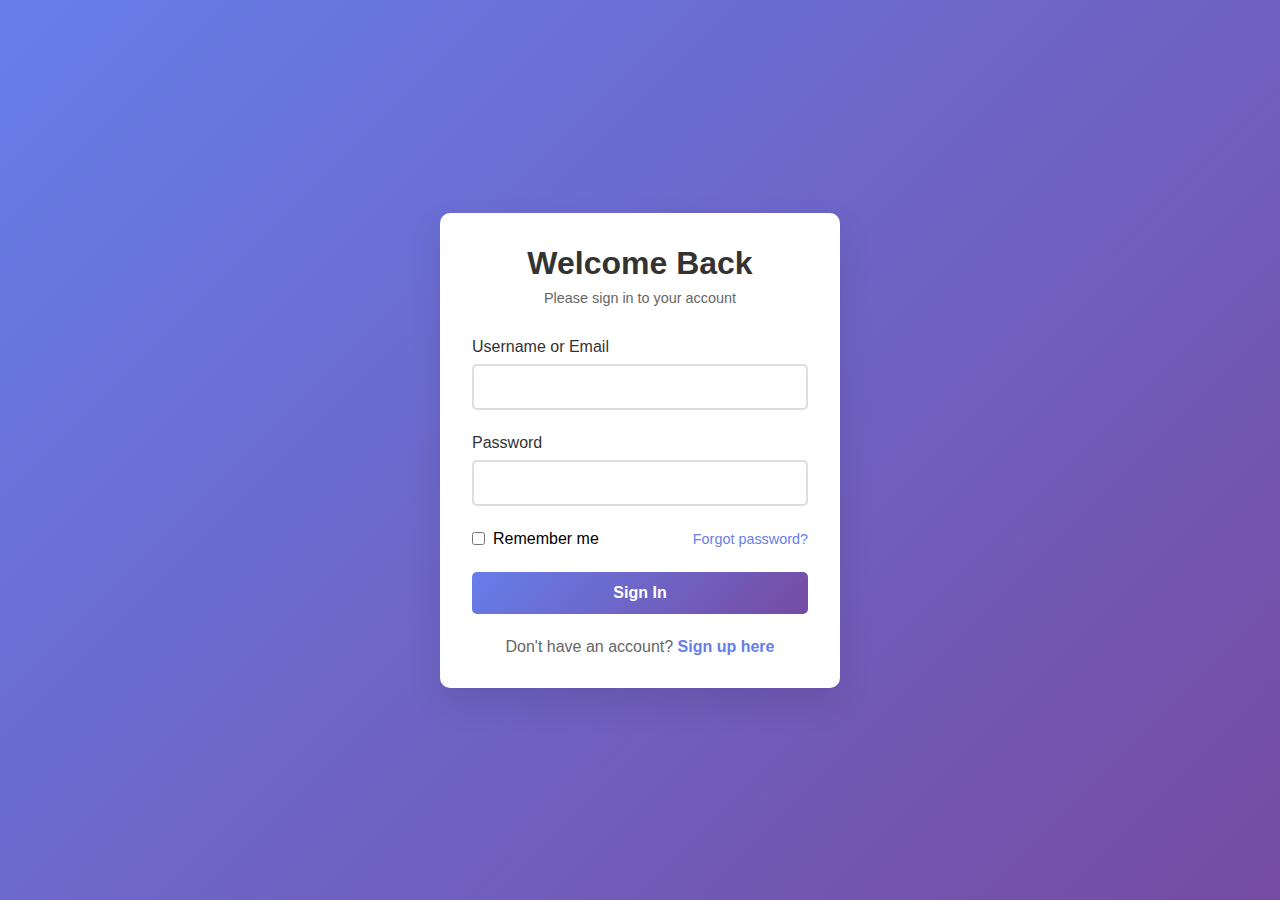
<file: index.html>
<!DOCTYPE html>
<html lang="en">
<head>
    <meta charset="UTF-8">
    <meta name="viewport" content="width=device-width, initial-scale=1.0">
    <title>Login Form</title>
    <link rel="stylesheet" href="index.css">
</head>
<body>
    <div class="login-container">
        <div class="login-header">
            <h1>Welcome Back</h1>
            <p>Please sign in to your account</p>
        </div>

        <div class="error-message" id="errorMessage">
            Invalid username or password. Please try again.
        </div>

        <form id="loginForm">
            <div class="form-group">
                <label for="username">Username or Email</label>
                <input type="text" id="username" name="username" required>
            </div>

            <div class="form-group">
                <label for="password">Password</label>
                <input type="password" id="password" name="password" required>
            </div>

            <div class="form-options">
                <div class="remember-me">
                    <input type="checkbox" id="remember" name="remember">
                    <label for="remember">Remember me</label>
                </div>
                <a href="#" class="forgot-password">Forgot password?</a>
            </div>

            <button type="submit" class="login-btn">Sign In</button>
        </form>

        <div class="signup-link">
            Don't have an account? <a href="signup.html">Sign up here</a>
        </div>
    </div>

    <script>
        document.getElementById('loginForm').addEventListener('submit', function(e) {
            e.preventDefault();
            
            const username = document.getElementById('username').value;
            const password = document.getElementById('password').value;
            const errorMessage = document.getElementById('errorMessage');

            // Simple validation (you would replace this with actual authentication)
            if (username.trim() === '' || password.trim() === '') {
                errorMessage.textContent = 'Please fill in all fields.';
                errorMessage.style.display = 'block';
                return;
            }

            if (username === 'admin' && password === 'password') {
                alert('Login successful!');
                errorMessage.style.display = 'none';
                // Redirect or perform login action here
            } else {
                errorMessage.textContent = 'Invalid username or password. Please try again.';
                errorMessage.style.display = 'block';
            }
        });

        // Hide error message when user starts typing
        document.getElementById('username').addEventListener('input', function() {
            document.getElementById('errorMessage').style.display = 'none';
        });

        document.getElementById('password').addEventListener('input', function() {
            document.getElementById('errorMessage').style.display = 'none';
        });
    </script>
</body>
</html>
</file>
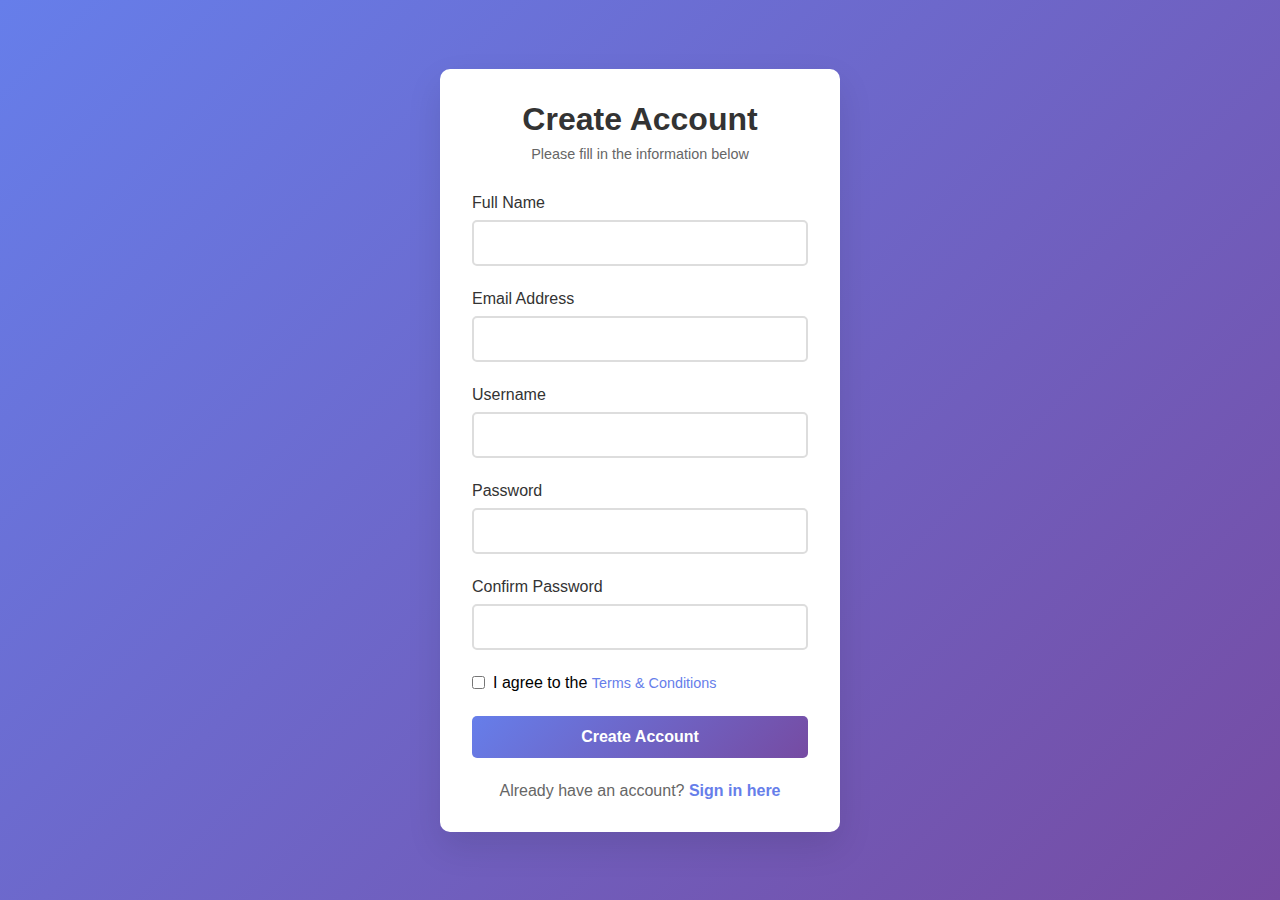
<file: signup.html>
<!DOCTYPE html>
<html lang="en">
<head>
    <meta charset="UTF-8">
    <meta name="viewport" content="width=device-width, initial-scale=1.0">
    <title>Sign Up - Create Account</title>
    <link rel="stylesheet" href="index.css">
</head>
<body>
    <div class="login-container">
        <div class="login-header">
            <h1>Create Account</h1>
            <p>Please fill in the information below</p>
        </div>

        <div class="error-message" id="errorMessage">
            Please correct the errors below.
        </div>

        <form id="signupForm">
            <div class="form-group">
                <label for="fullName">Full Name</label>
                <input type="text" id="fullName" name="fullName" required>
            </div>

            <div class="form-group">
                <label for="email">Email Address</label>
                <input type="email" id="email" name="email" required>
            </div>

            <div class="form-group">
                <label for="username">Username</label>
                <input type="text" id="username" name="username" required>
            </div>

            <div class="form-group">
                <label for="password">Password</label>
                <input type="password" id="password" name="password" required>
            </div>

            <div class="form-group">
                <label for="confirmPassword">Confirm Password</label>
                <input type="password" id="confirmPassword" name="confirmPassword" required>
            </div>

            <div class="form-options">
                <div class="remember-me">
                    <input type="checkbox" id="terms" name="terms" required>
                    <label for="terms">I agree to the <a href="#" class="forgot-password">Terms & Conditions</a></label>
                </div>
            </div>

            <button type="submit" class="login-btn">Create Account</button>
        </form>

        <div class="signup-link">
            Already have an account? <a href="index.html">Sign in here</a>
        </div>
    </div>

    <script>
        document.getElementById('signupForm').addEventListener('submit', function(e) {
            e.preventDefault();
            
            const fullName = document.getElementById('fullName').value;
            const email = document.getElementById('email').value;
            const username = document.getElementById('username').value;
            const password = document.getElementById('password').value;
            const confirmPassword = document.getElementById('confirmPassword').value;
            const terms = document.getElementById('terms').checked;
            const errorMessage = document.getElementById('errorMessage');

            // Reset error message
            errorMessage.style.display = 'none';

            // Validation
            if (fullName.trim() === '' || email.trim() === '' || username.trim() === '' || 
                password.trim() === '' || confirmPassword.trim() === '') {
                errorMessage.textContent = 'Please fill in all fields.';
                errorMessage.style.display = 'block';
                return;
            }

            // Email validation
            const emailRegex = /^[^\s@]+@[^\s@]+\.[^\s@]+$/;
            if (!emailRegex.test(email)) {
                errorMessage.textContent = 'Please enter a valid email address.';
                errorMessage.style.display = 'block';
                return;
            }

            // Username validation (minimum 3 characters)
            if (username.length < 3) {
                errorMessage.textContent = 'Username must be at least 3 characters long.';
                errorMessage.style.display = 'block';
                return;
            }

            // Password validation (minimum 8 characters)
            if (password.length < 8) {
                errorMessage.textContent = 'Password must be at least 8 characters long.';
                errorMessage.style.display = 'block';
                return;
            }

            // Password confirmation
            if (password !== confirmPassword) {
                errorMessage.textContent = 'Passwords do not match.';
                errorMessage.style.display = 'block';
                return;
            }

            // Terms acceptance
            if (!terms) {
                errorMessage.textContent = 'Please accept the Terms & Conditions.';
                errorMessage.style.display = 'block';
                return;
            }

            // Success
            alert('Account created successfully! You can now sign in.');
            window.location.href = 'index.html';
        });

        // Hide error message when user starts typing
        const inputs = ['fullName', 'email', 'username', 'password', 'confirmPassword'];
        inputs.forEach(inputId => {
            document.getElementById(inputId).addEventListener('input', function() {
                document.getElementById('errorMessage').style.display = 'none';
            });
        });

        // Hide error message when terms checkbox changes
        document.getElementById('terms').addEventListener('change', function() {
            document.getElementById('errorMessage').style.display = 'none';
        });
    </script>
</body>
</html>
</file>
<file: index.css>
* {
            margin: 0;
            padding: 0;
            box-sizing: border-box;
        }

        body {
            font-family: 'Arial', sans-serif;
            background: linear-gradient(135deg, #667eea 0%, #764ba2 100%);
            min-height: 100vh;
            display: flex;
            align-items: center;
            justify-content: center;
        }

        .login-container {
            background: white;
            padding: 2rem;
            border-radius: 10px;
            box-shadow: 0 15px 35px rgba(0, 0, 0, 0.1);
            width: 100%;
            max-width: 400px;
        }

        .login-header {
            text-align: center;
            margin-bottom: 2rem;
        }

        .login-header h1 {
            color: #333;
            font-size: 2rem;
            margin-bottom: 0.5rem;
        }

        .login-header p {
            color: #666;
            font-size: 0.9rem;
        }

        .form-group {
            margin-bottom: 1.5rem;
        }

        .form-group label {
            display: block;
            margin-bottom: 0.5rem;
            color: #333;
            font-weight: 500;
        }

        .form-group input {
            width: 100%;
            padding: 0.75rem;
            border: 2px solid #ddd;
            border-radius: 5px;
            font-size: 1rem;
            transition: border-color 0.3s ease;
        }

        .form-group input:focus {
            outline: none;
            border-color: #667eea;
            box-shadow: 0 0 0 3px rgba(102, 126, 234, 0.1);
        }

        .form-options {
            display: flex;
            justify-content: space-between;
            align-items: center;
            margin-bottom: 1.5rem;
        }

        .remember-me {
            display: flex;
            align-items: center;
            gap: 0.5rem;
        }

        .remember-me input[type="checkbox"] {
            width: auto;
        }

        .forgot-password {
            color: #667eea;
            text-decoration: none;
            font-size: 0.9rem;
        }

        .forgot-password:hover {
            text-decoration: underline;
        }

        .login-btn {
            width: 100%;
            padding: 0.75rem;
            background: linear-gradient(135deg, #667eea 0%, #764ba2 100%);
            color: white;
            border: none;
            border-radius: 5px;
            font-size: 1rem;
            font-weight: 600;
            cursor: pointer;
            transition: transform 0.2s ease;
        }

        .login-btn:hover {
            transform: translateY(-2px);
        }

        .signup-link {
            text-align: center;
            margin-top: 1.5rem;
            color: #666;
        }

        .signup-link a {
            color: #667eea;
            text-decoration: none;
            font-weight: 600;
        }

        .signup-link a:hover {
            text-decoration: underline;
        }

        .error-message {
            background-color: #fee;
            color: #c33;
            padding: 0.75rem;
            border-radius: 5px;
            margin-bottom: 1rem;
            display: none;
        }
</file>
